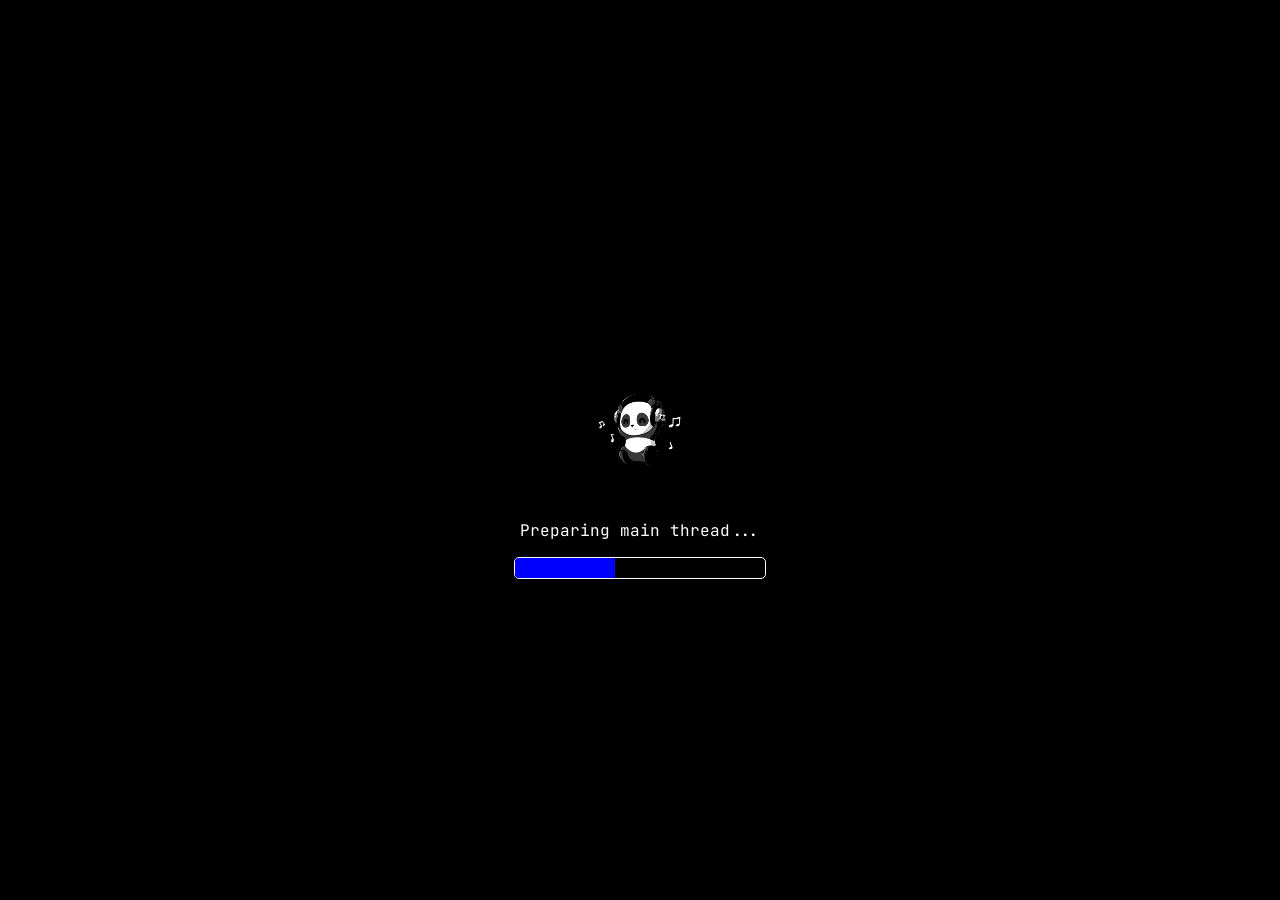
<file: index.html>
<!DOCTYPE html>
<html>
	<head>
		<title>MusicOS</title>

		<link rel="stylesheet" href="https://cdnjs.cloudflare.com/ajax/libs/font-awesome/5.10.0/css/all.min.css" integrity="sha512-PgQMlq+nqFLV4ylk1gwUOgm6CtIIXkKwaIHp/PAIWHzig/lKZSEGKEysh0TCVbHJXCLN7WetD8TFecIky75ZfQ==" crossorigin="anonymous" referrerpolicy="no-referrer" />
		<link rel="stylesheet" href="main.css">
	</head>
	<body>

		<div id="desktop">

			<div id="windows">
			</div>

			<div id="desktop_files">
				<table>
					<tr>
						<td></td>
						<td></td>
						<td></td>
						<td></td>
						<td></td>
						<td></td>
						<td></td>
						<td></td>
						<td></td>
						<td></td>
						<td></td>
						<td></td>
						<td></td>
						<td></td>
						<td></td>
						<td></td>
						<td></td>
						<td></td>
						<td></td>
						<td></td>
						<td></td>
						<td></td>
						<td></td>
						<td></td>
						<td></td>
						<td></td>
						<td></td>
						<td></td>
						<td></td>
						<td></td>
					</tr>
					<tr>
						<td></td>
						<td></td>
						<td></td>
						<td></td>
						<td></td>
						<td></td>
						<td></td>
						<td></td>
						<td></td>
						<td></td>
						<td></td>
						<td></td>
						<td></td>
						<td></td>
						<td></td>
						<td></td>
						<td></td>
						<td></td>
						<td></td>
						<td></td>
						<td></td>
						<td></td>
						<td></td>
						<td></td>
						<td></td>
						<td></td>
						<td></td>
						<td></td>
						<td></td>
						<td></td>
					</tr>
					<tr>
						<td></td>
						<td></td>
						<td></td>
						<td></td>
						<td></td>
						<td></td>
						<td></td>
						<td></td>
						<td></td>
						<td></td>
						<td></td>
						<td></td>
						<td></td>
						<td></td>
						<td></td>
						<td></td>
						<td></td>
						<td></td>
						<td></td>
						<td></td>
						<td></td>
						<td></td>
						<td></td>
						<td></td>
						<td></td>
						<td></td>
						<td></td>
						<td></td>
						<td></td>
						<td></td>
					</tr>
					<tr>
						<td></td>
						<td></td>
						<td></td>
						<td></td>
						<td></td>
						<td></td>
						<td></td>
						<td></td>
						<td></td>
						<td></td>
						<td></td>
						<td></td>
						<td></td>
						<td></td>
						<td></td>
						<td></td>
						<td></td>
						<td></td>
						<td></td>
						<td></td>
						<td></td>
						<td></td>
						<td></td>
						<td></td>
						<td></td>
						<td></td>
						<td></td>
						<td></td>
						<td></td>
						<td></td>
					</tr>
					<tr>
						<td></td>
						<td></td>
						<td></td>
						<td></td>
						<td></td>
						<td></td>
						<td></td>
						<td></td>
						<td></td>
						<td></td>
						<td></td>
						<td></td>
						<td></td>
						<td></td>
						<td></td>
						<td></td>
						<td></td>
						<td></td>
						<td></td>
						<td></td>
						<td></td>
						<td></td>
						<td></td>
						<td></td>
						<td></td>
						<td></td>
						<td></td>
						<td></td>
						<td></td>
						<td></td>
					</tr>
					<tr>
						<td></td>
						<td></td>
						<td></td>
						<td></td>
						<td></td>
						<td></td>
						<td></td>
						<td></td>
						<td></td>
						<td></td>
						<td></td>
						<td></td>
						<td></td>
						<td></td>
						<td></td>
						<td></td>
						<td></td>
						<td></td>
						<td></td>
						<td></td>
						<td></td>
						<td></td>
						<td></td>
						<td></td>
						<td></td>
						<td></td>
						<td></td>
						<td></td>
						<td></td>
						<td></td>
					</tr>
					<tr>
						<td></td>
						<td></td>
						<td></td>
						<td></td>
						<td></td>
						<td></td>
						<td></td>
						<td></td>
						<td></td>
						<td></td>
						<td></td>
						<td></td>
						<td></td>
						<td></td>
						<td></td>
						<td></td>
						<td></td>
						<td></td>
						<td></td>
						<td></td>
						<td></td>
						<td></td>
						<td></td>
						<td></td>
						<td></td>
						<td></td>
						<td></td>
						<td></td>
						<td></td>
						<td></td>
					</tr>
					<tr>
						<td></td>
						<td></td>
						<td></td>
						<td></td>
						<td></td>
						<td></td>
						<td></td>
						<td></td>
						<td></td>
						<td></td>
						<td></td>
						<td></td>
						<td></td>
						<td></td>
						<td></td>
						<td></td>
						<td></td>
						<td></td>
						<td></td>
						<td></td>
						<td></td>
						<td></td>
						<td></td>
						<td></td>
						<td></td>
						<td></td>
						<td></td>
						<td></td>
						<td></td>
						<td></td>
					</tr>
					<tr>
						<td></td>
						<td></td>
						<td></td>
						<td></td>
						<td></td>
						<td></td>
						<td></td>
						<td></td>
						<td></td>
						<td></td>
						<td></td>
						<td></td>
						<td></td>
						<td></td>
						<td></td>
						<td></td>
						<td></td>
						<td></td>
						<td></td>
						<td></td>
						<td></td>
						<td></td>
						<td></td>
						<td></td>
						<td></td>
						<td></td>
						<td></td>
						<td></td>
						<td></td>
						<td></td>
					</tr>
					<tr>
						<td></td>
						<td></td>
						<td></td>
						<td></td>
						<td></td>
						<td></td>
						<td></td>
						<td></td>
						<td></td>
						<td></td>
						<td></td>
						<td></td>
						<td></td>
						<td></td>
						<td></td>
						<td></td>
						<td></td>
						<td></td>
						<td></td>
						<td></td>
						<td></td>
						<td></td>
						<td></td>
						<td></td>
						<td></td>
						<td></td>
						<td></td>
						<td></td>
						<td></td>
						<td></td>
					</tr>
					<tr>
						<td></td>
						<td></td>
						<td></td>
						<td></td>
						<td></td>
						<td></td>
						<td></td>
						<td></td>
						<td></td>
						<td></td>
						<td></td>
						<td></td>
						<td></td>
						<td></td>
						<td></td>
						<td></td>
						<td></td>
						<td></td>
						<td></td>
						<td></td>
						<td></td>
						<td></td>
						<td></td>
						<td></td>
						<td></td>
						<td></td>
						<td></td>
						<td></td>
						<td></td>
						<td></td>
					</tr>
					<tr>
						<td></td>
						<td></td>
						<td></td>
						<td></td>
						<td></td>
						<td></td>
						<td></td>
						<td></td>
						<td></td>
						<td></td>
						<td></td>
						<td></td>
						<td></td>
						<td></td>
						<td></td>
						<td></td>
						<td></td>
						<td></td>
						<td></td>
						<td></td>
						<td></td>
						<td></td>
						<td></td>
						<td></td>
						<td></td>
						<td></td>
						<td></td>
						<td></td>
						<td></td>
						<td></td>
					</tr>
					<tr>
						<td></td>
						<td></td>
						<td></td>
						<td></td>
						<td></td>
						<td></td>
						<td></td>
						<td></td>
						<td></td>
						<td></td>
						<td></td>
						<td></td>
						<td></td>
						<td></td>
						<td></td>
						<td></td>
						<td></td>
						<td></td>
						<td></td>
						<td></td>
						<td></td>
						<td></td>
						<td></td>
						<td></td>
						<td></td>
						<td></td>
						<td></td>
						<td></td>
						<td></td>
						<td></td>
					</tr>
					<tr>
						<td></td>
						<td></td>
						<td></td>
						<td></td>
						<td></td>
						<td></td>
						<td></td>
						<td></td>
						<td></td>
						<td></td>
						<td></td>
						<td></td>
						<td></td>
						<td></td>
						<td></td>
						<td></td>
						<td></td>
						<td></td>
						<td></td>
						<td></td>
						<td></td>
						<td></td>
						<td></td>
						<td></td>
						<td></td>
						<td></td>
						<td></td>
						<td></td>
						<td></td>
						<td></td>
					</tr>
					<tr>
						<td></td>
						<td></td>
						<td></td>
						<td></td>
						<td></td>
						<td></td>
						<td></td>
						<td></td>
						<td></td>
						<td></td>
						<td></td>
						<td></td>
						<td></td>
						<td></td>
						<td></td>
						<td></td>
						<td></td>
						<td></td>
						<td></td>
						<td></td>
						<td></td>
						<td></td>
						<td></td>
						<td></td>
						<td></td>
						<td></td>
						<td></td>
						<td></td>
						<td></td>
						<td></td>
					</tr>
					<tr>
						<td></td>
						<td></td>
						<td></td>
						<td></td>
						<td></td>
						<td></td>
						<td></td>
						<td></td>
						<td></td>
						<td></td>
						<td></td>
						<td></td>
						<td></td>
						<td></td>
						<td></td>
						<td></td>
						<td></td>
						<td></td>
						<td></td>
						<td></td>
						<td></td>
						<td></td>
						<td></td>
						<td></td>
						<td></td>
						<td></td>
						<td></td>
						<td></td>
						<td></td>
						<td></td>
					</tr>
					<tr>
						<td></td>
						<td></td>
						<td></td>
						<td></td>
						<td></td>
						<td></td>
						<td></td>
						<td></td>
						<td></td>
						<td></td>
						<td></td>
						<td></td>
						<td></td>
						<td></td>
						<td></td>
						<td></td>
						<td></td>
						<td></td>
						<td></td>
						<td></td>
						<td></td>
						<td></td>
						<td></td>
						<td></td>
						<td></td>
						<td></td>
						<td></td>
						<td></td>
						<td></td>
						<td></td>
					</tr>
					<tr>
						<td></td>
						<td></td>
						<td></td>
						<td></td>
						<td></td>
						<td></td>
						<td></td>
						<td></td>
						<td></td>
						<td></td>
						<td></td>
						<td></td>
						<td></td>
						<td></td>
						<td></td>
						<td></td>
						<td></td>
						<td></td>
						<td></td>
						<td></td>
						<td></td>
						<td></td>
						<td></td>
						<td></td>
						<td></td>
						<td></td>
						<td></td>
						<td></td>
						<td></td>
						<td></td>
					</tr>
					<tr>
						<td></td>
						<td></td>
						<td></td>
						<td></td>
						<td></td>
						<td></td>
						<td></td>
						<td></td>
						<td></td>
						<td></td>
						<td></td>
						<td></td>
						<td></td>
						<td></td>
						<td></td>
						<td></td>
						<td></td>
						<td></td>
						<td></td>
						<td></td>
						<td></td>
						<td></td>
						<td></td>
						<td></td>
						<td></td>
						<td></td>
						<td></td>
						<td></td>
						<td></td>
						<td></td>
					</tr>
					<tr>
						<td></td>
						<td></td>
						<td></td>
						<td></td>
						<td></td>
						<td></td>
						<td></td>
						<td></td>
						<td></td>
						<td></td>
						<td></td>
						<td></td>
						<td></td>
						<td></td>
						<td></td>
						<td></td>
						<td></td>
						<td></td>
						<td></td>
						<td></td>
						<td></td>
						<td></td>
						<td></td>
						<td></td>
						<td></td>
						<td></td>
						<td></td>
						<td></td>
						<td></td>
						<td></td>
					</tr>
					<tr>
						<td></td>
						<td></td>
						<td></td>
						<td></td>
						<td></td>
						<td></td>
						<td></td>
						<td></td>
						<td></td>
						<td></td>
						<td></td>
						<td></td>
						<td></td>
						<td></td>
						<td></td>
						<td></td>
						<td></td>
						<td></td>
						<td></td>
						<td></td>
						<td></td>
						<td></td>
						<td></td>
						<td></td>
						<td></td>
						<td></td>
						<td></td>
						<td></td>
						<td></td>
						<td></td>
					</tr>
					<tr>
						<td></td>
						<td></td>
						<td></td>
						<td></td>
						<td></td>
						<td></td>
						<td></td>
						<td></td>
						<td></td>
						<td></td>
						<td></td>
						<td></td>
						<td></td>
						<td></td>
						<td></td>
						<td></td>
						<td></td>
						<td></td>
						<td></td>
						<td></td>
						<td></td>
						<td></td>
						<td></td>
						<td></td>
						<td></td>
						<td></td>
						<td></td>
						<td></td>
						<td></td>
						<td></td>
					</tr>
					<tr>
						<td></td>
						<td></td>
						<td></td>
						<td></td>
						<td></td>
						<td></td>
						<td></td>
						<td></td>
						<td></td>
						<td></td>
						<td></td>
						<td></td>
						<td></td>
						<td></td>
						<td></td>
						<td></td>
						<td></td>
						<td></td>
						<td></td>
						<td></td>
						<td></td>
						<td></td>
						<td></td>
						<td></td>
						<td></td>
						<td></td>
						<td></td>
						<td></td>
						<td></td>
						<td></td>
					</tr>
					<tr>
						<td></td>
						<td></td>
						<td></td>
						<td></td>
						<td></td>
						<td></td>
						<td></td>
						<td></td>
						<td></td>
						<td></td>
						<td></td>
						<td></td>
						<td></td>
						<td></td>
						<td></td>
						<td></td>
						<td></td>
						<td></td>
						<td></td>
						<td></td>
						<td></td>
						<td></td>
						<td></td>
						<td></td>
						<td></td>
						<td></td>
						<td></td>
						<td></td>
						<td></td>
						<td></td>
					</tr>
					<tr>
						<td></td>
						<td></td>
						<td></td>
						<td></td>
						<td></td>
						<td></td>
						<td></td>
						<td></td>
						<td></td>
						<td></td>
						<td></td>
						<td></td>
						<td></td>
						<td></td>
						<td></td>
						<td></td>
						<td></td>
						<td></td>
						<td></td>
						<td></td>
						<td></td>
						<td></td>
						<td></td>
						<td></td>
						<td></td>
						<td></td>
						<td></td>
						<td></td>
						<td></td>
						<td></td>
					</tr>
					<tr>
						<td></td>
						<td></td>
						<td></td>
						<td></td>
						<td></td>
						<td></td>
						<td></td>
						<td></td>
						<td></td>
						<td></td>
						<td></td>
						<td></td>
						<td></td>
						<td></td>
						<td></td>
						<td></td>
						<td></td>
						<td></td>
						<td></td>
						<td></td>
						<td></td>
						<td></td>
						<td></td>
						<td></td>
						<td></td>
						<td></td>
						<td></td>
						<td></td>
						<td></td>
						<td></td>
					</tr>
				</table>
			</div>

			<div id="toolbar">
				<h5>MusicOS</h5>

				<div>
					<p id="toolbar_dt"></p>
				</div>
			</div>

			<div id="dock">
				<button id="all-apps-toggle" class="app black" data-id="all-apps" title="All apps" aria-label="All apps" aria-controls="app-launcher-menu" aria-expanded="false">
					<i class="fas fa-th"></i>
				</button>
				<button class="app blue" data-id="browser">
					<i class="fas fa-globe"></i>
				</button>
				<button class="app green" data-id="calculator">
					<i class="fas fa-calculator"></i>
				</button>
				<button class="app grey" data-id="camera">
					<i class="fas fa-camera"></i>
				</button>
				<button class="app grey" data-id="settings">
					<i class="fas fa-cogs"></i>
				</button>
				
				</div>
			</div>

		</div>
	</div>

</div>

		<div id="app-launcher-menu" aria-label="Applications" hidden>
			<section>
				<h3>Applications</h3>
				<div class="app-launcher-grid">
					<button type="button" data-launch-id="browser"><i class="fas fa-globe"></i><span>Browser</span></button>
					<button type="button" data-launch-id="calculator"><i class="fas fa-calculator"></i><span>Calculator</span></button>
					<button type="button" data-launch-id="camera"><i class="fas fa-camera"></i><span>Camera</span></button>
					<button type="button" data-launch-id="files"><i class="fas fa-folder-open"></i><span>Files</span></button>
					<button type="button" data-launch-id="ace"><i class="fas fa-code"></i><span>Ace Editor</span></button>
					<button type="button" data-launch-id="settings"><i class="fas fa-cogs"></i><span>Settings</span></button>
					<button type="button" data-launch-id="terminal"><i class="fas fa-terminal"></i><span>Terminal</span></button>
				</div>
			</section>
			<section>
				<h3>Games</h3>
				<div class="app-launcher-grid">
					<button type="button" data-launch-id="doom"><i class="fas fa-bolt"></i><span>Doom</span></button>
					<button type="button" data-launch-id="8ball-pool"><i class="fas fa-dot-circle"></i><span>8 Ball Pool</span></button>
					<button type="button" data-launch-id="cube-worlds"><i class="fas fa-cube"></i><span>Cube Worlds</span></button>
				</div>
			</section>
		</div>

		<div id="contextmenu" class="contextmenu">
			<ul>
				<li class="disabled">+<i class="fas fa-folder"></i> New Folder</li>
				<li class="disabled">+<i class="fas fa-file"></i> New File</li>
			</ul>
		</div>

		<div id="contextmenu_dock" class="contextmenu">
			<ul>
				<li class="disabled">+<i class="fas fa-window-restore"></i> New Window</li>
				<li>+<i class="fas fa-window-maximize"></i> Open App</li>
			</ul>
		</div>


		<div id="login">
			<div>
				<h1>Welcome back!</h1>
				<span><i class="fas fa-circle-notch fa-spin"></i></span>
				<button id="login_button">Login</button>
			</div>
		</div>

		<div id="startup">
			<div>
				<img src="assets/img/blep.png">
				<p id="startup_line">Initialising...</p>
				<div id="startup_loader"><span></span></div>
			</div>
		</div>


		
		<script src="scripts/ui_helper.js"></script>
		<script src="scripts/file_helper.js"></script>
		<script src="scripts/file_storage.js"></script>
		<script src="scripts/personalisation_manager.js"></script>
		<script src="scripts/startup.js"></script>
		<script src="scripts/main.js"></script>
		<script src="scripts/desktop_manager.js"></script>
		<script src="scripts/cmenu.js"></script>
		<script src="scripts/window_manager.js"></script>
		<script src="scripts/app_launcher.js"></script>
		
	</body>
</html>
</file>
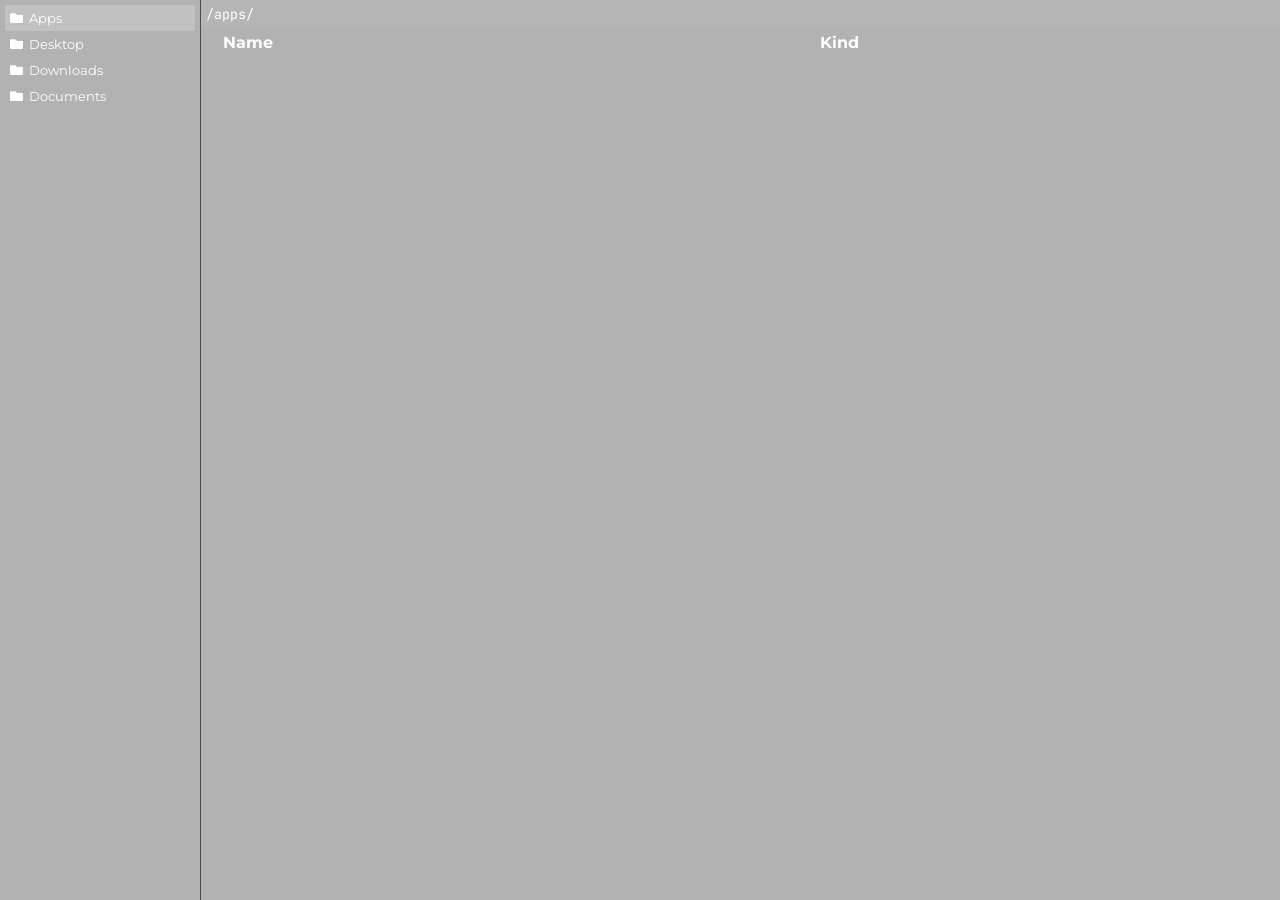
<file: apps/files/index.html>
<!DOCTYPE html>
<html>
	<head>
		<title>Settings</title>

		<link rel="stylesheet" href="https://cdnjs.cloudflare.com/ajax/libs/font-awesome/5.10.0/css/all.min.css" integrity="sha512-PgQMlq+nqFLV4ylk1gwUOgm6CtIIXkKwaIHp/PAIWHzig/lKZSEGKEysh0TCVbHJXCLN7WetD8TFecIky75ZfQ==" crossorigin="anonymous" referrerpolicy="no-referrer" />
		<link rel="stylesheet" href="../../main.css">
		<style>
			body {
				background-color: rgba(0, 0, 0, 0.3);
			}
			#sidebar {
				position: fixed;
				top: 0;
				left: 0;
				width: 20%;
				max-width: 200px;
				border-right: 0.5px solid #4a4a4a;
				height: 100%;
				padding-top: 0;
			}
			ul {
				padding: 0px;
				margin: 0;
			}
			ul, li {
				list-style: none;
				padding: 5px;
			}
			li {
				white-space: nowrap;
				overflow: hidden;
				text-overflow: ellipsis;
				font-size: 13px;
				cursor: pointer;
				transition: all 0.2s;
			}
			li:hover, li.active {
				background-color: rgba(255, 255, 255, 0.2);
			}
			input {
				background-color: rgba(0, 0, 0, 0);
				color: white;
				width: calc(100% - 8px);
				border: 0;
			}
			input:focus {
				outline: 0;
			}
			#main {
				position: fixed;
				width: max(80%, 100% - 200px);
				left: min(20%, 200px);
				right: 0;
				top: 0;
				height: 100%;
			}
			#main * {
				margin-left: 10px;
			}
			#main h5 {
				margin-top: -5px;
			}
			#main img {
				width: calc(50% - 20px);
				aspect-ratio: 677 / 379;
				border-radius: 5px;
				margin-bottom: 10px;
				cursor: pointer;
			}
			#main, #main > div {
				overflow-y: scroll;
			}

			img.selected {
				outline: 2px solid lightgreen;
			}
			#main > div {
				padding-bottom: 20px;
			}

			input {
				font-family: "Jetbrains Mono";
				background-color: rgba(255, 255, 255, 0.05);
				position: absolute;
				left: -9px;
				padding-top: 5px;
				padding-bottom: 5px;
				padding-left: 5px;
				padding-right: 5px;
				width: calc(100% - 10px);
			}

			#main > div {
				padding-top: 30px;
			}

			th {
				text-align: left;
			}

			table {
				width: 100%;
			}

			td {
				padding: 5px;
				transition: all 0.1s;
			}
			tr:hover td {
				background-color: rgba(255, 255, 255, 0.2);
				cursor: pointer;
			}

			#main td img {
				width: 20px;
				aspect-ratio: auto;
				display: inline-block;
				vertical-align: top;
				margin-right: 5px;
			}

			#main td input {
				margin-left: 80px;
				background-color: rgba(255, 255, 255, 0.5);
				width: 100px;
			}
		</style>
	</head>
	<body>

		<div id="sidebar">
			<ul>
				<li data-path="/apps/" class="active"><i class="fas fa-folder"></i>&nbsp;&nbsp;Apps</li>
				<li data-path="/desktop/"><i class="fas fa-folder"></i>&nbsp;&nbsp;Desktop</li>
				<li data-path="/downloads/"><i class="fas fa-folder"></i>&nbsp;&nbsp;Downloads</li>
				<li data-path="/documents/"><i class="fas fa-folder"></i>&nbsp;&nbsp;Documents</li>
			</ul>
		</div>
		<div id="main">
			<input type="text" value="/apps/">
			<div data-path="/apps/">
				<table id="files">
					<tr>
						<th>Name</th>
						<th>Kind</th>
					</tr>
				</table>
			</div>
		</div>

		<div id="contextmenu" class="contextmenu">
			<ul>
				<li class="disabled">+<i class="fas fa-window-maximize"></i> Open</li>
				<li class="disabled">±<i class="fas fa-text-width"></i> Rename</li>
				<li>+<i class="fas fa-folder"></i> New Folder</li>
				<li>+<i class="fas fa-file"></i> New File</li>
				<li class="disabled">-<i class="fas fa-trash"></i> Trash</li>
			</ul>
		</div>


		<script>
			const kinds = {
				"app": "blepOS application",
				"txt": "Text file",
				"mp4": "MPEG-4 video",
				"png": "PNG image",
				"js": "JavaScript code",
				"py": "Python code",
				"html": "HTML file",
				"css": "CSS stylesheet",
				"md": "Markdown"
			};


			function getFiles() {

				const current_path = document.querySelector("input").value;

				const files = parent.preloadedFiles[current_path.replace(/^\/+|\/+$/g, '')];
				document.getElementById("files").innerHTML = `<tr>
					<th>Name</th>
					<th>Kind</th>
				</tr>`;
				files.forEach((file, index) => {
					const kind = kinds[file.split(".").pop()] || "Folder";
					const el = document.createElement("tr");
					el.innerHTML = `
						<td><img src="${parent.getIcon(file)}"> ${file}</td>
						<td>${kind}</td>
					`;
					el.setAttribute("data-i", index);
					el.setAttribute("onclick", `parent.launchApp('${ kind == "blepOS application" ? file.split(".")[0] : file}');`)
					document.getElementById("files").appendChild(el);
					if (kind == "Folder") {
						document.querySelector("tr[data-i='" + index + "']").addEventListener("click", () => {
							console.log("hi");
							document.querySelector("input").value += file += "/";
							getFiles();
						});
					}
				});

			}

			getFiles();

			document.querySelectorAll("ul > li:not(li:has(input), #contextmenu li)").forEach((el) => {
				el.addEventListener("click", () => {
					document.querySelectorAll("ul > li:not(li:has(input), #contextmenu li)").forEach((el) => {
						el.classList.remove("active");
					});
					el.classList.add("active");
					document.querySelector("input").value = el.getAttribute("data-path");
					getFiles();
				});
			});

			if (location.href.includes("?p=")) {
				const val = decodeURIComponent(location.href.split("?p=")[1]);
				document.querySelector(`[data-path="/${val.split("/")[1]}/"]`).click();
				document.querySelector("input").value = val;
				if (!document.querySelector("input").value.endsWith("/")) {
					document.querySelector("input").value += "/";
				}
				getFiles();
			}
		</script>
		<script src="../../scripts/ui_helper.js"></script>
		<script src="../../apps/files/cmenu.js"></script>
	</body>
</html>
</file>
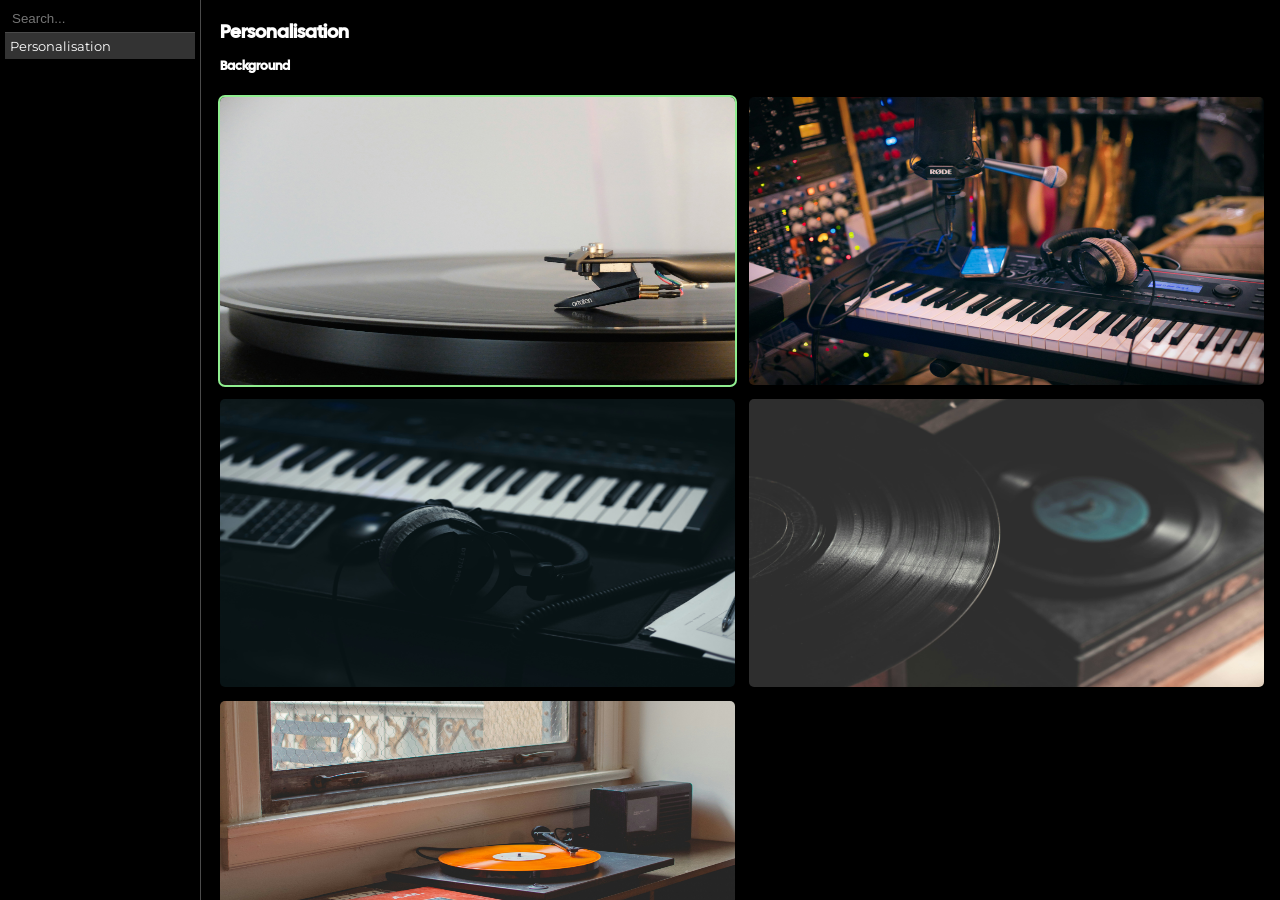
<file: apps/settings/index.html>
<!DOCTYPE html>
<html>
	<head>
		<title>Settings</title>
		<link rel="stylesheet" href="../../main.css">
		<style>

			#sidebar {
				position: fixed;
				top: 0;
				left: 0;
				width: 20%;
				max-width: 200px;
				border-right: 0.5px solid #4a4a4a;
				height: 100%;
				padding-top: 0;
			}
			ul {
				padding: 0px;
				margin: 0;
			}
			ul, li {
				list-style: none;
				padding: 5px;
			}
			li {
				white-space: nowrap;
				overflow: hidden;
				text-overflow: ellipsis;
				font-size: 13px;
				cursor: pointer;
				transition: all 0.2s;
			}
			li:hover, li.active {
				background-color: rgba(255, 255, 255, 0.2);
			}
			li:nth-of-type(1) {
				border-bottom: 0.5px solid #4a4a4a;
			}
			input {
				background-color: rgba(0, 0, 0, 0);
				color: white;
				width: calc(100% - 8px);
				border: 0;
			}
			input:focus {
				outline: 0;
			}
			li:has(input:focus) {
				background-color: rgba(255, 255, 255, 0.2);
			}
			#main {
				position: fixed;
				width: max(80%, 100% - 200px);
				left: min(20%, 200px);
				right: 0;
				top: 0;
				height: 100%;
			}
			#main * {
				margin-left: 10px;
			}
			#main h5 {
				margin-top: -5px;
			}
			#main img {
				width: calc(50% - 20px);
				aspect-ratio: 677 / 379;
				border-radius: 5px;
				margin-bottom: 10px;
				cursor: pointer;
			}
			#main, #main > div {
				overflow-y: scroll;
			}

			img.selected {
				outline: 2px solid lightgreen;
			}
			#main > div {
				padding-bottom: 20px;
			}
		</style>
	</head>
	<body>

		<div id="sidebar">
			<ul>
				<li><input type="text" placeholder="Search..."></li>
				<li data-id="personalisation" class="active">Personalisation</li>
			</ul>
		</div>
		<div id="main">
			<div data-id="personalisation">
				<h3>Personalisation</h3>
				<h5>Background</h5>
				<img src="../../assets/img/bg5.jpg" class="selected bg">
				<img src="../../assets/img/bg4.jpg" class="bg">
				<img src="../../assets/img/bg3.jpg" class="bg">
				<img src="../../assets/img/bg.jpg" class="bg">
				<img src="../../assets/img/d.jpg" class="bg">
			</div>
		</div>

		<script>
			document.querySelectorAll("ul > li:not(li:has(input))").forEach((el) => {
				el.addEventListener("click", () => {
					el.classList.add("active");
				});
			});

			document.querySelectorAll(".bg").forEach((el) => {
				el.addEventListener("click", () => {
					document.querySelectorAll(".bg").forEach((el) => {
						el.classList.remove("selected");
					});
					el.classList.add("selected");
					localStorage.setItem("custom_bg", el.src)
				});
			});
		</script>
	</body>
</html>
</file>
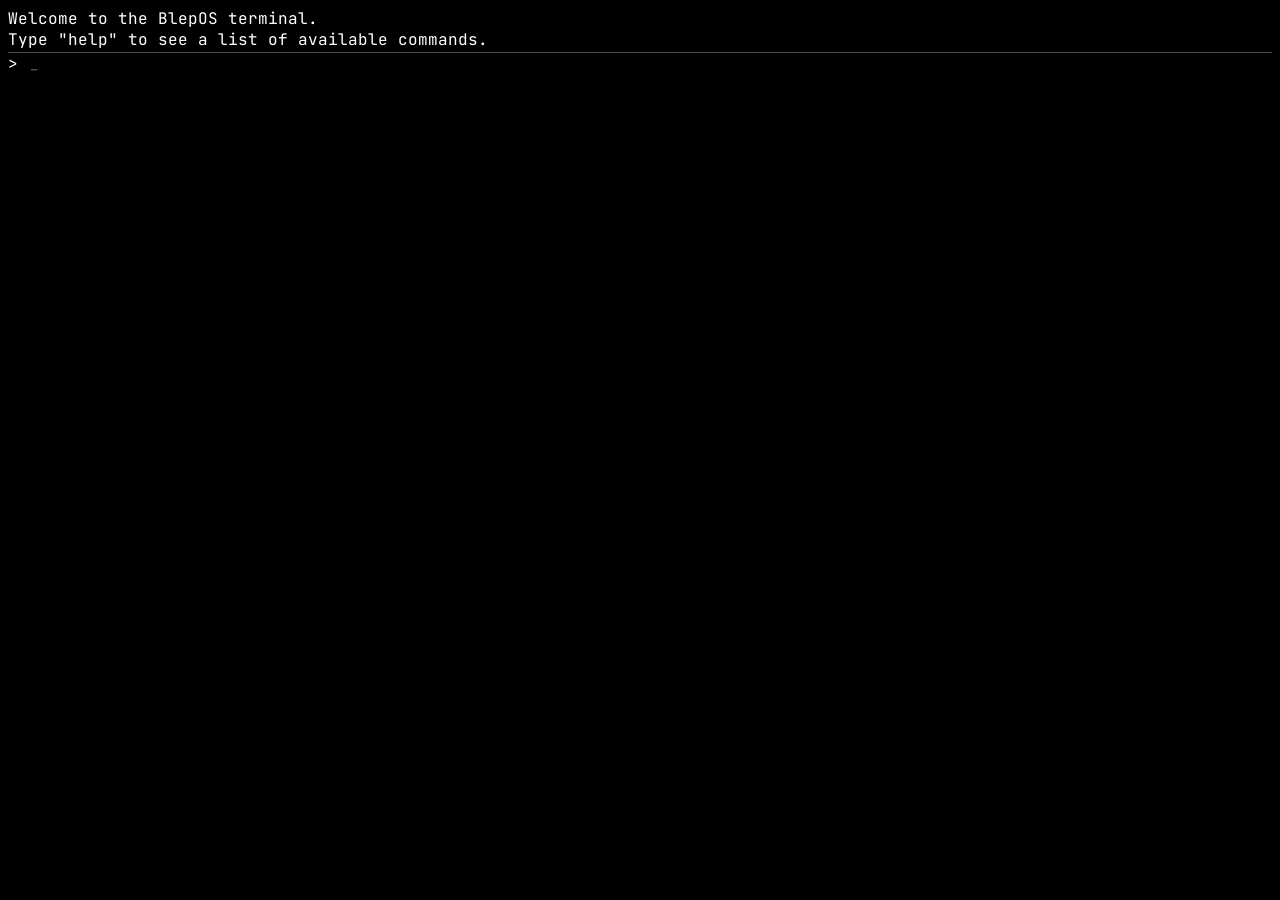
<file: apps/terminal/index.html>
<!DOCTYPE html>
<html>
	<head>
		<title>Settings</title>
		<link rel="stylesheet" href="../../main.css">
		<style>
			* {
				font-family: "Jetbrains Mono";
			}
			#main {
				overflow-y: scroll;
			}
			#input {
				border-top: 1px solid #4a4a4a;
				margin-top: 2px;
			}
			#input input {
				background-color: rgba(0, 0, 0, 0);
				color: white;
				width: calc(100% - 30px);
				border: 0;
			}
			#input input:focus {
				outline: 0;
			}
			#main span {
				display: inline-block;
				text-align: left;
				position: absolute;
				left: 200px;
			}
		</style>
	</head>
	<body>

		<div id="main">
			Welcome to the BlepOS terminal.<br>
			Type "help" to see a list of available commands.<br>
		</div>

		<div id="input">
			>
			<input type="text" placeholder="_">
		</div>

		<script>
			document.querySelector("#input input").addEventListener("keyup", (event) => {
				if (event.key == "Enter") {
					const v = document.querySelector("#input input").value.toLowerCase();
					document.querySelector("#input input").value = "";
					document.querySelector("#main").innerText += `> ${v}`;
					document.querySelector("#main").innerHTML += "<br>";
					if (v == "help") {
						document.querySelector("#main").innerHTML += `COMMANDS<hr>clear<span>Clears terminal output</span><br>echo [string] <span>Print a string</span><br>time <span>Show current time</span><br>bg-list <span>List backgrounds</span><br>bg-set [bg_id] <span>Set background</span><br>`;
					}
					else if (v == "clear") {
						document.querySelector("#main").innerHTML = "";
					}
					else if (v.startsWith("echo ")) {
						document.querySelector("#main").innerText += v.replace("echo ", "");
						document.querySelector("#main").innerHTML += "<br>";
					}
					else if (v == "time") {
						document.querySelector("#main").innerHTML += parent.window.dt.replaceAll("&nbsp;", "") + "<br>";
					}
					else if (v == "bg-list") {
						document.querySelector("#main").innerHTML += `Backgrounds<hr>bg.jpg<br>bg3.jpg<br>bg4.jpg<br>bg5.jpg<br>d.jpg<br>`;
					}
					else if (v.startsWith("bg-set")) {
						const el = v.split("bg-set ")[1];
						console.log(el);
						localStorage.setItem("custom_bg", "/assets/img/" + el);
					}
					else {
						document.querySelector("#main").innerText += "Unrecognised command " + v + ".";
						document.querySelector("#main").innerHTML += "<br>";
					}
				}
			});
		</script>
	</body>
</html>
</file>
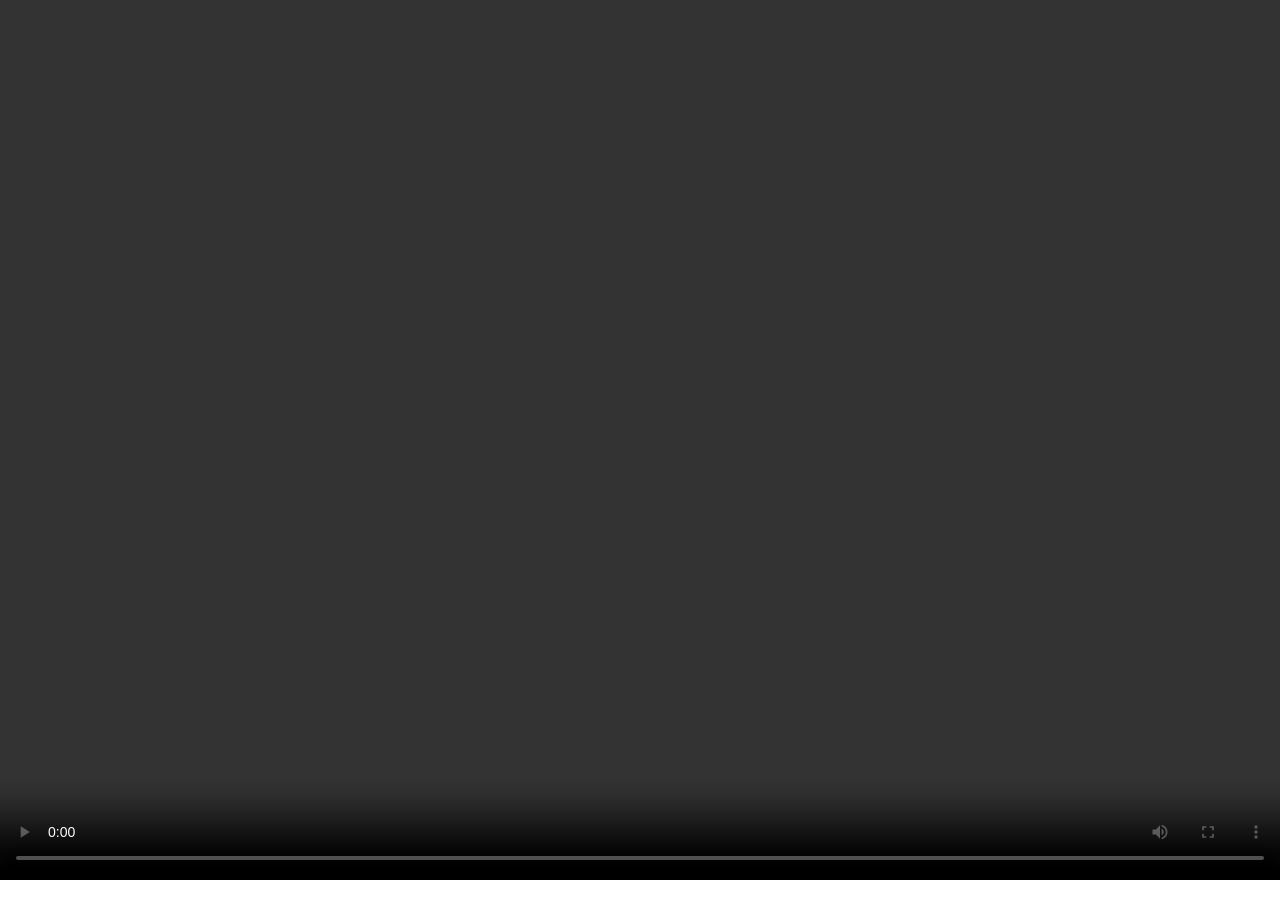
<file: apps/video/index.html>
<!DOCTYPE html>
<html>
	<head>
		<title>Calculator</title>
		<style>
			@import url('https://fonts.googleapis.com/css2?family=Montserrat:ital,wght@0,100..900;1,100..900&display=swap');
			* {
				font-family: Montserrat;
			}
			html, body {
				width: 100%;
			    height: 100%;
				display: flex;
				justify-content: center;
				align-items: center;
			}
			body {
				user-select: none;
			}

			#vid {
				position: fixed;
				top: 0;
				left: 0;
				width: 100%;
				height: calc(100% - 20px);
			}
		</style>
	</head>
	<body>

		<video id="vid" controls></video>

		<script>
			function play(url) {
				const vid = document.getElementById("vid");
				vid.src = url;
				vid.play();
			}
		</script>
	</body>
</html>
</file>
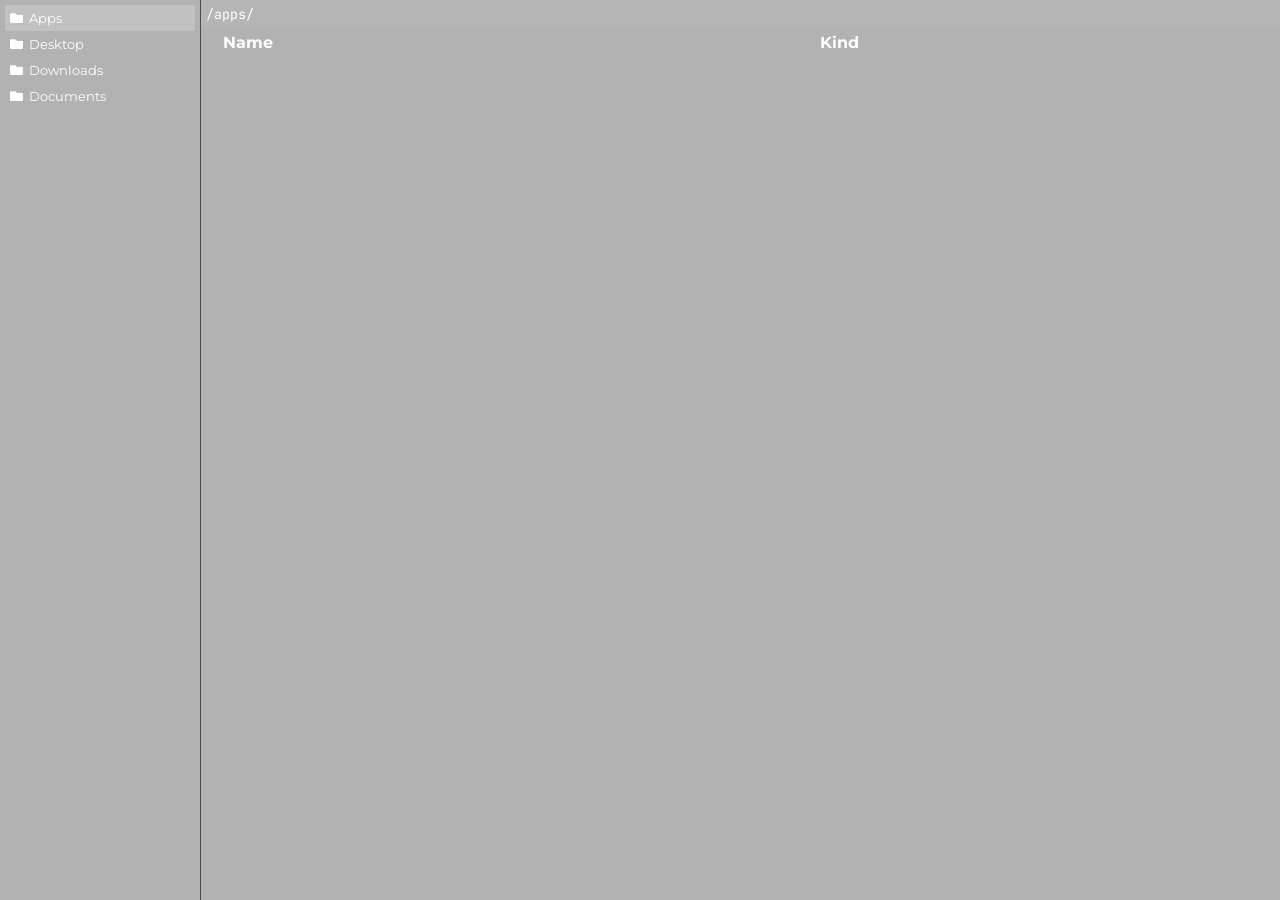
<file: apps/files/open.html>
<!DOCTYPE html>
<html>
	<head>
		<title>Settings</title>

		<link rel="stylesheet" href="https://cdnjs.cloudflare.com/ajax/libs/font-awesome/5.10.0/css/all.min.css" integrity="sha512-PgQMlq+nqFLV4ylk1gwUOgm6CtIIXkKwaIHp/PAIWHzig/lKZSEGKEysh0TCVbHJXCLN7WetD8TFecIky75ZfQ==" crossorigin="anonymous" referrerpolicy="no-referrer" />
		<link rel="stylesheet" href="../../main.css">
		<style>
			body {
				background-color: rgba(0, 0, 0, 0.3);
			}
			#sidebar {
				position: fixed;
				top: 0;
				left: 0;
				width: 20%;
				max-width: 200px;
				border-right: 0.5px solid #4a4a4a;
				height: 100%;
				padding-top: 0;
			}
			ul {
				padding: 0px;
				margin: 0;
			}
			ul, li {
				list-style: none;
				padding: 5px;
			}
			li {
				white-space: nowrap;
				overflow: hidden;
				text-overflow: ellipsis;
				font-size: 13px;
				cursor: pointer;
				transition: all 0.2s;
			}
			li:hover, li.active {
				background-color: rgba(255, 255, 255, 0.2);
			}
			input {
				background-color: rgba(0, 0, 0, 0);
				color: white;
				width: calc(100% - 8px);
				border: 0;
			}
			input:focus {
				outline: 0;
			}
			#main {
				position: fixed;
				width: max(80%, 100% - 200px);
				left: min(20%, 200px);
				right: 0;
				top: 0;
				height: 100%;
			}
			#main * {
				margin-left: 10px;
			}
			#main h5 {
				margin-top: -5px;
			}
			#main img {
				width: calc(50% - 20px);
				aspect-ratio: 677 / 379;
				border-radius: 5px;
				margin-bottom: 10px;
				cursor: pointer;
			}
			#main, #main > div {
				overflow-y: scroll;
			}

			img.selected {
				outline: 2px solid lightgreen;
			}
			#main > div {
				padding-bottom: 20px;
			}

			input {
				font-family: "Jetbrains Mono";
				background-color: rgba(255, 255, 255, 0.05);
				position: absolute;
				left: -9px;
				padding-top: 5px;
				padding-bottom: 5px;
				padding-left: 5px;
				padding-right: 5px;
				width: calc(100% - 10px);
			}

			#main > div {
				padding-top: 30px;
			}

			th {
				text-align: left;
			}

			table {
				width: 100%;
			}

			td {
				padding: 5px;
				transition: all 0.1s;
			}
			tr:hover td {
				background-color: rgba(255, 255, 255, 0.2);
				cursor: pointer;
			}

			#main td img {
				width: 20px;
				aspect-ratio: auto;
				display: inline-block;
				vertical-align: top;
				margin-right: 5px;
			}

			#main td input {
				margin-left: 80px;
				background-color: rgba(255, 255, 255, 0.5);
				width: 100px;
			}
		</style>
	</head>
	<body>

		<div id="sidebar">
			<ul>
				<li data-path="/apps/" class="active"><i class="fas fa-folder"></i>&nbsp;&nbsp;Apps</li>
				<li data-path="/desktop/"><i class="fas fa-folder"></i>&nbsp;&nbsp;Desktop</li>
				<li data-path="/downloads/"><i class="fas fa-folder"></i>&nbsp;&nbsp;Downloads</li>
				<li data-path="/documents/"><i class="fas fa-folder"></i>&nbsp;&nbsp;Documents</li>
			</ul>
		</div>
		<div id="main">
			<input type="text" value="/apps/">
			<div data-path="/apps/">
				<table id="files">
					<tr>
						<th>Name</th>
						<th>Kind</th>
					</tr>
				</table>
			</div>
		</div>

		<div id="contextmenu" class="contextmenu">
			<ul>
				<li class="disabled">+<i class="fas fa-window-maximize"></i> Open</li>
				<li class="disabled">±<i class="fas fa-text-width"></i> Rename</li>
				<li>+<i class="fas fa-folder"></i> New Folder</li>
				<li>+<i class="fas fa-file"></i> New File</li>
				<li class="disabled">-<i class="fas fa-trash"></i> Trash</li>
			</ul>
		</div>


		<script src="../../scripts/file_storage.js"></script>
		<script>

			const types = {
				"txt": "text",
				"md": "markdown",
				"js": "javascript",
				"py": "python",
				"html": "html",
				"css": "css"
			};

			var accepted = [];
			if (location.href.includes("?accepted=")) {
				accepted = location.href.split("?accepted=")[1].split(",");
			}

			const kinds = {
				"app": "blepOS application",
				"txt": "Text file",
				"mp4": "MPEG-4 video",
				"png": "PNG image",
				"js": "JavaScript code",
				"py": "Python code",
				"html": "HTML file",
				"css": "CSS stylesheet",
				"md": "Markdown"
			};



			function getFiles() {

				const current_path = document.querySelector("input").value;

				const files = top.preloadedFiles[current_path.replace(/^\/+|\/+$/g, '')];
				document.getElementById("files").innerHTML = `<tr>
					<th>Name</th>
					<th>Kind</th>
				</tr>`;
				files.forEach((file, index) => {
					const kind = kinds[file.split(".").pop()] || "Folder";
					const ext = file.split(".").pop();
					const el = document.createElement("tr");
					el.innerHTML = `
						<td><img src="${top.getIcon(file)}"> ${file}</td>
						<td>${kind}</td>
					`;
					el.setAttribute("data-i", index);
					el.setAttribute("onclick", `top.launchApp('${ kind == "blepOS application" ? file.split(".")[0] : file}');`)
					document.getElementById("files").appendChild(el);
					if (kind == "Folder") {
						document.querySelector("tr[data-i='" + index + "']").addEventListener("click", () => {
							console.log("hi");
							document.querySelector("input").value += file += "/";
							getFiles();
						});
					}
					if (kind != "Folder" && !accepted.includes(ext)) {
						el.style.opacity = "0.5";
						el.removeAttribute("onclick");
					}
					else if (kind != "Folder") {
						el.removeAttribute("onclick");
						el.addEventListener("click", () => {

							var db = open.result;
						    var tx = db.transaction("mainStore", "readonly");
						    var store = tx.objectStore("mainStore");
						    var getVal = store.get(file);

						    getVal.onsuccess = function() {
						        parent.editor.setValue(getVal.result.data);
						        parent.editor.session.setMode("ace/mode/" + types[ext]);
						        parent.toggleFade(parent.document.getElementById("open"));
						    };

						});
					}
				});

			}

			getFiles();

			document.querySelectorAll("ul > li:not(li:has(input), #contextmenu li)").forEach((el) => {
				el.addEventListener("click", () => {
					document.querySelectorAll("ul > li:not(li:has(input), #contextmenu li)").forEach((el) => {
						el.classList.remove("active");
					});
					el.classList.add("active");
					document.querySelector("input").value = el.getAttribute("data-path");
					getFiles();
				});
			});

			if (location.href.includes("?p=")) {
				const val = decodeURIComponent(location.href.split("?p=")[1]);
				document.querySelector(`[data-path="/${val.split("/")[1]}/"]`).click();
				document.querySelector("input").value = val;
				if (!document.querySelector("input").value.endsWith("/")) {
					document.querySelector("input").value += "/";
				}
				getFiles();
			}
		</script>
		<script src="../../scripts/ui_helper.js"></script>
	</body>
</html>
</file>
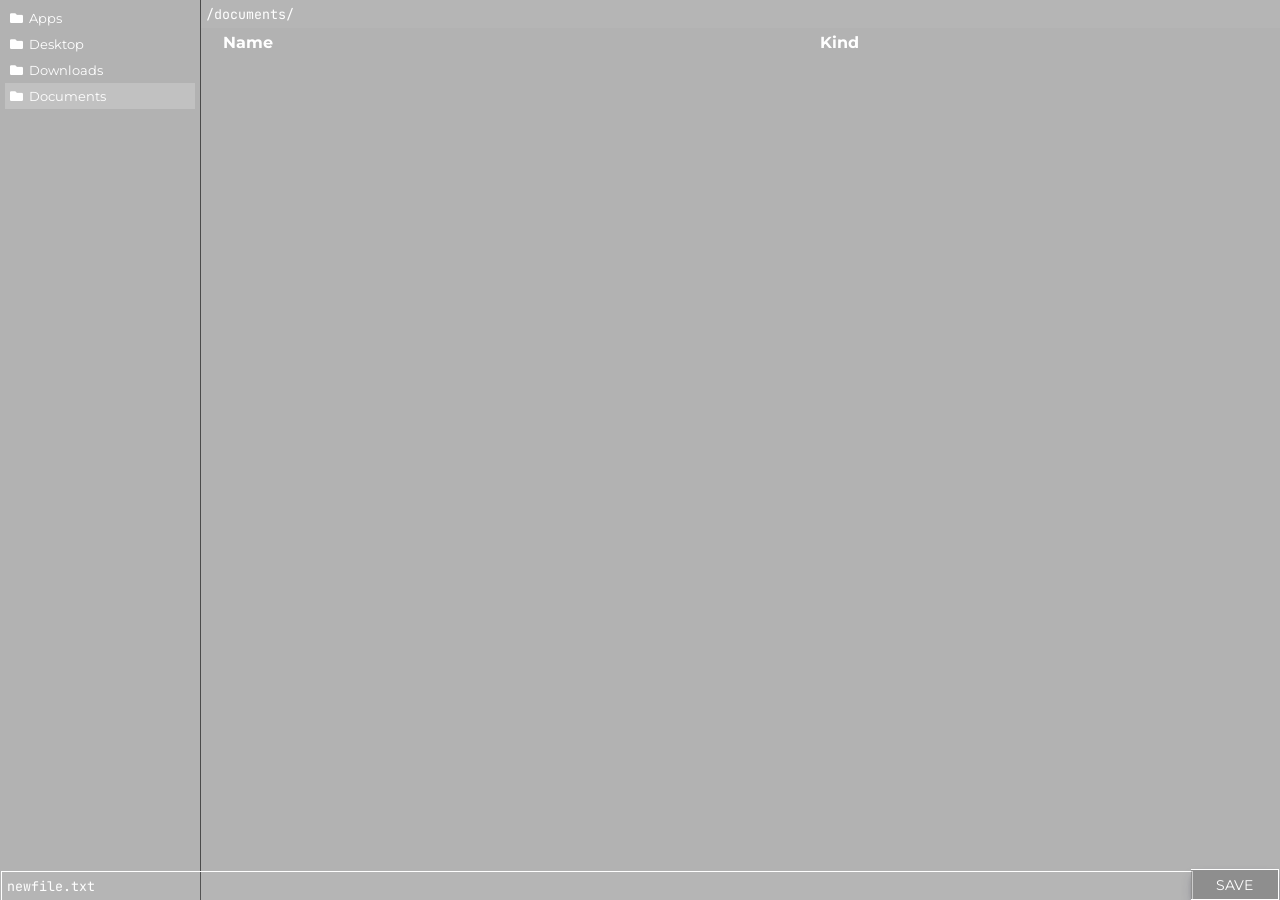
<file: apps/files/save.html>
<!DOCTYPE html>
<html>
	<head>
		<title>Settings</title>

		<link rel="stylesheet" href="https://cdnjs.cloudflare.com/ajax/libs/font-awesome/5.10.0/css/all.min.css" integrity="sha512-PgQMlq+nqFLV4ylk1gwUOgm6CtIIXkKwaIHp/PAIWHzig/lKZSEGKEysh0TCVbHJXCLN7WetD8TFecIky75ZfQ==" crossorigin="anonymous" referrerpolicy="no-referrer" />
		<link rel="stylesheet" href="../../main.css">
		<style>
			body {
				background-color: rgba(0, 0, 0, 0.3);
			}
			#sidebar {
				position: fixed;
				top: 0;
				left: 0;
				width: 20%;
				max-width: 200px;
				border-right: 0.5px solid #4a4a4a;
				height: 100%;
				padding-top: 0;
			}
			ul {
				padding: 0px;
				margin: 0;
			}
			ul, li {
				list-style: none;
				padding: 5px;
			}
			li {
				white-space: nowrap;
				overflow: hidden;
				text-overflow: ellipsis;
				font-size: 13px;
				cursor: pointer;
				transition: all 0.2s;
			}
			li:hover, li.active {
				background-color: rgba(255, 255, 255, 0.2);
			}
			input {
				background-color: rgba(0, 0, 0, 0);
				color: white;
				width: calc(100% - 8px);
				border: 0;
			}
			input:focus {
				outline: 0;
			}
			#main {
				position: fixed;
				width: max(80%, 100% - 200px);
				left: min(20%, 200px);
				right: 0;
				top: 0;
				height: 100%;
			}
			#main * {
				margin-left: 10px;
			}
			#main h5 {
				margin-top: -5px;
			}
			#main img {
				width: calc(50% - 20px);
				aspect-ratio: 677 / 379;
				border-radius: 5px;
				margin-bottom: 10px;
				cursor: pointer;
			}
			#main, #main > div {
				overflow-y: scroll;
			}

			img.selected {
				outline: 2px solid lightgreen;
			}
			#main > div {
				padding-bottom: 20px;
			}

			input {
				font-family: "Jetbrains Mono";
				background-color: rgba(255, 255, 255, 0.05);
				position: absolute;
				left: -9px;
				padding-top: 5px;
				padding-bottom: 5px;
				padding-left: 5px;
				padding-right: 5px;
				width: calc(100% - 10px);
			}

			#main > div {
				padding-top: 30px;
			}

			th {
				text-align: left;
			}

			table {
				width: 100%;
			}

			td {
				padding: 5px;
				transition: all 0.1s;
			}
			tr:hover td {
				background-color: rgba(255, 255, 255, 0.2);
				cursor: pointer;
			}

			#main td img {
				width: 20px;
				aspect-ratio: auto;
				display: inline-block;
				vertical-align: top;
				margin-right: 5px;
			}

			#main td input {
				margin-left: 80px;
				background-color: rgba(255, 255, 255, 0.5);
				width: 100px;
			}

			#saveInput {
				position: fixed;
				background-color: #242424;
				border: 0px;
				width: 100%;
				left: 10px;
				bottom: 29px;
			}
			#saveInput input {
				width: calc(100% - 100px);
				border: 1px solid white;
			}
			#saveInput button {
				width: 88px;
				padding-top: 5.5px;
				padding-bottom: 5px;
				position: absolute;
				right: 11px;
				bottom: -28.5px;
				border: 1px solid white;
				border-radius: 0;
				border-left: 0px;
			}
		</style>
	</head>
	<body>

		<div id="sidebar">
			<ul>
				<li data-path="/apps/"><i class="fas fa-folder"></i>&nbsp;&nbsp;Apps</li>
				<li data-path="/desktop/"><i class="fas fa-folder"></i>&nbsp;&nbsp;Desktop</li>
				<li data-path="/downloads/"><i class="fas fa-folder"></i>&nbsp;&nbsp;Downloads</li>
				<li data-path="/documents/" class="active"><i class="fas fa-folder"></i>&nbsp;&nbsp;Documents</li>
			</ul>
		</div>
		<div id="main">
			<input type="text" value="/documents/">
			<div data-path="/documents/">
				<table id="files">
					<tr>
						<th>Name</th>
						<th>Kind</th>
					</tr>
				</table>
			</div>
		</div>

		<div id="contextmenu" class="contextmenu">
			<ul>
				<li class="disabled">+<i class="fas fa-window-maximize"></i> Open</li>
				<li class="disabled">±<i class="fas fa-text-width"></i> Rename</li>
				<li>+<i class="fas fa-folder"></i> New Folder</li>
				<li>+<i class="fas fa-file"></i> New File</li>
				<li class="disabled">-<i class="fas fa-trash"></i> Trash</li>
			</ul>
		</div>

		<div id="saveInput">
			<input type="text" value="newfile.txt" id="fileVal">
			<button onclick="newFile();">SAVE</button>
		</div>

		<script src="../../scripts/file_storage.js"></script>
		<script>

			const types = {
				"text": "txt",
				"markdown": "md",
				"javascript": "js",
				"python": "py",
				"html": "html",
				"css": "css"
			};

			function newFile() {
		    	const val = document.querySelector("#fileVal").value;
	    		if (!top.preloadedFiles[document.querySelector("input").value.slice(0,-1).slice(1)]) {
	    			top.preloadedFiles[document.querySelector("input").value.slice(0,-1).slice(1)] = [];
	    		}
	    		top.preloadedFiles[document.querySelector("input").value.slice(0,-1).slice(1)].push(val);

	    		getFiles();
	    		top.reRenderDesktop();
				top.saveFileSystem();

	    		fsAddFile(document.querySelector("#fileVal").value, parent.editor.getValue());

	    		parent.toggleFade(parent.document.getElementById("save"));
			}

			if (location.href.includes("?load=")) {
				accepted = location.href.split("?load=")[1];
				if (types[accepted]) {
					document.querySelector("#fileVal").value = "newfile." + types[accepted];
				}
				else {
					document.querySelector("#fileVal").value = accepted;
				}
			}

			const kinds = {
				"app": "blepOS application",
				"txt": "Text file",
				"mp4": "MPEG-4 video",
				"png": "PNG image",
				"js": "JavaScript code",
				"py": "Python code",
				"html": "HTML file",
				"css": "CSS stylesheet",
				"md": "Markdown"
			};



			function getFiles() {

				const current_path = document.querySelector("input").value;

				const files = top.preloadedFiles[current_path.replace(/^\/+|\/+$/g, '')];
				document.getElementById("files").innerHTML = `<tr>
					<th>Name</th>
					<th>Kind</th>
				</tr>`;
				files.forEach((file, index) => {
					const kind = kinds[file.split(".").pop()] || "Folder";
					const ext = file.split(".").pop();
					const el = document.createElement("tr");
					el.innerHTML = `
						<td><img src="${top.getIcon(file)}"> ${file}</td>
						<td>${kind}</td>
					`;
					el.setAttribute("data-i", index);
					el.setAttribute("onclick", `top.launchApp('${ kind == "blepOS application" ? file.split(".")[0] : file}');`)
					document.getElementById("files").appendChild(el);
					if (kind == "Folder") {
						document.querySelector("tr[data-i='" + index + "']").addEventListener("click", () => {
							console.log("hi");
							document.querySelector("input").value += file += "/";
							getFiles();
						});
					}
					if (kind != "Folder" && !accepted.includes(ext)) {
						el.style.opacity = "0.5";
						el.removeAttribute("onclick");
					}
					else if (kind != "Folder") {
						el.removeAttribute("onclick");
						el.addEventListener("click", () => {

							var db = open.result;
						    var tx = db.transaction("mainStore", "readonly");
						    var store = tx.objectStore("mainStore");
						    var getVal = store.get(file);

						    getVal.onsuccess = function() {
						        parent.editor.setValue(getVal.result.data);
						        parent.toggleFade(parent.document.getElementById("open"));
						    };

						});
					}
				});

			}

			getFiles();

			document.querySelectorAll("ul > li:not(li:has(input), #contextmenu li)").forEach((el) => {
				el.addEventListener("click", () => {
					document.querySelectorAll("ul > li:not(li:has(input), #contextmenu li)").forEach((el) => {
						el.classList.remove("active");
					});
					el.classList.add("active");
					document.querySelector("input").value = el.getAttribute("data-path");
					getFiles();
				});
			});

			if (location.href.includes("?p=")) {
				const val = decodeURIComponent(location.href.split("?p=")[1]);
				document.querySelector(`[data-path="/${val.split("/")[1]}/"]`).click();
				document.querySelector("input").value = val;
				if (!document.querySelector("input").value.endsWith("/")) {
					document.querySelector("input").value += "/";
				}
				getFiles();
			}
		</script>
		<script src="../../scripts/ui_helper.js"></script>
	</body>
</html>
</file>
<file: main.css>
@import url('https://fonts.googleapis.com/css2?family=Cal+Sans&family=JetBrains+Mono:ital,wght@0,100..800;1,100..800&family=Montserrat:ital,wght@0,100..900;1,100..900&display=swap');

* {
	color: white;
}
body {
	background-color: black;
	font-family: Montserrat, sans-serif;
	user-select: none;
	transition: all 0.2s;
}

.destroy1 {
	transform: rotate(90deg) translate(50%, 50%);
}
.destroy2 {
	transform: rotate(180deg) translate(50%, 50%);
}
.destroy3 {
	transform: rotate(360deg) skew(50deg) translate(50%, 50%);
}

h1, h2, h3, h4, h5, h6 {
	font-family: "Cal Sans", sans-serif;
}
#startup, #login, #desktop {
	position: fixed;
	top: 0;
	left: 0;
	width: 100%;
	height: 100%;
	transition: all 0.2s;
	background-color: black;
}
#startup > div, #login > div {
	position: absolute;
	top: 50%;
	left: 50%;
	transform: translate(-50%, -50%);
	text-align: center;
}
#startup div {
	font-family: "Jetbrains Mono", sans-serif;
}
#startup div img {
	width: 100px;
	filter: grayscale(100%) contrast(150%);
}
#startup_loader {
	width: 250px;
	height: 20px;
	border: 1px solid white;
	position: relative;
	overflow: hidden;
	border-radius: 5px;
}
#startup_loader span {
	background-color: blue;
	position: absolute;
	top: 0;
	left: 0;
	width: 0%;
	height: 100%;
	transition: all 0.1s;
}

button {
	background-color: rgba(0, 0, 0, 0.2);
	border: 1px solid rgba(0, 0, 0, 0.1);
	border-radius: 5px;
	font-family: "Montserrat", sans-serif;
	padding: 8px;
	padding-left: 10px;
	padding-right: 10px;
	font-size: 14px;
	cursor: pointer;
	box-shadow: rgba(50, 50, 93, 0.25) 0px 6px 12px -2px, rgba(0, 0, 0, 0.3) 0px 3px 7px -3px;
}

#login {
	background-image: url(assets/img/bg.jpg);
	background-size: cover;
	background-position: center;
}
#login button {
	width: 100%;
	opacity: 0;
	transition: all 0.25s;
}
#login span {
	position: absolute;
	bottom: 8px;
	left: 50%;
	transform: translateX(-50%);
	pointer-events: none;
	opacity: 1;
	transition: all 0.25s;
}

#desktop {
	background-image: url(assets/img/bg5.jpg);
	background-size: cover;
	background-position: center;
	background-repeat: no-repeat;
	image-rendering: pixelated;
}

#toolbar {
	position: absolute;
	top: 0;
	left: 0;
	width: 100%;
	padding-left: 10px;
	padding-right: 10px;
	padding-top: 5px;
	padding-bottom: 5px;
	background-color: rgba(50, 50, 50, 0.15);
	box-shadow: rgba(50, 50, 93, 0.25) 0px 30px 60px -12px inset, rgba(0, 0, 0, 0.3) 0px 18px 36px -18px inset;
}
#toolbar * {
	margin: 0;
}

#toolbar div {
	position: absolute;
	right: 30px;
	top: 5px;
	text-align: right;
	font-size: 13.5px;
}

.contextmenu {
	position: fixed;
	top: 10px;
	left: 10px;
	background-color: rgba(0, 0, 0, 0.5);
	backdrop-filter: blur(50px);
	border-radius: 5px;
	border: 1px solid #4a4a4a;
	font-family: "JetBrains Mono";
	overflow: hidden;
	opacity: 0;
	display: none;
	transition: 0.2s opacity;
}
.contextmenu ul {
	margin: 0;
	padding: 0;
	list-style: none;
}
.contextmenu li {
	padding: 10px;
	border-bottom: 1px solid #4a4a4a;
}
.contextmenu li:nth-last-of-type(1) {
	border-bottom: 0px;
}
.contextmenu li:not(.disabled):hover {
	background-color: rgba(255, 255, 255, 0.2);
	cursor: pointer;
}
.contextmenu li.disabled, .contextmenu li.disabled * {
	color: rgba(255, 255, 255, 0.5);
}


#dock {
	position: absolute;
	bottom: 10px;
	left: 50%;
	transform: translateX(-50%);
	background-color: rgba(0, 0, 0, 0.25);
	border-radius: 20px;
	padding: 8px;
	padding-top: 10px;
	padding-bottom: 10px;
	backdrop-filter: blur(3px);
	text-align: center;
	overflow: hidden;
}
#app-launcher-menu {
	position: fixed;
	left: 50%;
	bottom: 88px;
	transform: translateX(-50%);
	box-sizing: border-box;
	width: min(560px, calc(100vw - 24px));
	max-height: min(70vh, 460px);
	overflow-y: auto;
	padding: 14px;
	background-color: rgba(12, 17, 22, 0.94);
	backdrop-filter: blur(18px);
	border: 1px solid rgba(255, 255, 255, 0.2);
	border-radius: 8px;
	box-shadow: 0 12px 36px rgba(0, 0, 0, 0.45);
	z-index: 40;
}
#app-launcher-menu section + section {
	margin-top: 16px;
}
#app-launcher-menu h3 {
	margin: 0 0 8px;
	font-size: 14px;
}
.app-launcher-grid {
	display: grid;
	grid-template-columns: repeat(auto-fit, minmax(92px, 1fr));
	gap: 8px;
}
.app-launcher-grid button {
	min-width: 0;
	min-height: 68px;
	display: flex;
	flex-direction: column;
	align-items: center;
	justify-content: center;
	gap: 7px;
	padding: 8px 4px;
	background-color: rgba(255, 255, 255, 0.07);
	border-color: rgba(255, 255, 255, 0.12);
}
.app-launcher-grid button:hover,
.app-launcher-grid button:focus-visible {
	background-color: rgba(255, 255, 255, 0.18);
}
.app-launcher-grid button i {
	font-size: 18px;
}
.app-launcher-grid button span {
	max-width: 100%;
	font-size: 11px;
	text-align: center;
	white-space: normal;
}
#non_pinned {
	display: inline-block;
	border-left: 1px solid rgba(255, 255, 255, 0.1);
	padding-left: 6px;
}
.app {
	padding: 15px;
	padding-left: 17px;
	padding-right: 17px;
	font-size: 18px;
	border-radius: 10px;
	margin-left: 2px;
	margin-right: 2px;
	width: 55px;
	text-align: center;
	position: relative;
	scale: 1;
	transition: all 0.25s;
}
.app:hover {
	scale: 1.1;
	transition: all 0.25s;
}

.app.black {
	background-color: rgba(0, 0, 0, 0.6);
}
.app.grey {
	background-color: rgba(50, 50, 50, 0.6);
}
.app.orange {
	background-color: rgba(255, 165, 0, 0.6);
}
.app.blue {
	background-color: rgba(0, 165, 200, 0.6);
}
.app.green {
	background-color: rgba(0, 200, 165, 0.6);
}
.app.red {
	background-color: rgba(200, 82, 82, 0.6);
}
#non_pinned .app:not(.active) {
	display: none;
}
#non_pinned:not(div:has(.app.active)) {
	display: none;
}


.app.active::after {
	content: "";
	position: absolute;
	bottom: -8px;
	left: 50%;
	transform: translateX(-50%);
	width: 5px;
	height: 5px;
	border-radius: 100%;
	background-color: rgba(255, 255, 255, 0.5);
}


#windows {
	position: absolute;
	top: 27px;
	left: 0;
	width: 100%;
	height: calc(100% - 111px);
}

.window {
	position: absolute;
	top: 100px;
	left: 100px;
	width: 300px;
	height: 300px;
	border-radius: 5px;
	background-color: rgba(0, 0, 0, 0.8);
	backdrop-filter: blur(5px);
	box-shadow: rgba(0, 0, 0, 0.12) 0px 1px 3px, rgba(0, 0, 0, 0.24) 0px 1px 2px;
	overflow: hidden;
	transition: opacity 0.25s;
	border: 0.5px solid #4a4a4a;
}
.window .tbar {
	position: absolute;
	background-color: rgba(0, 0, 0, 0.8);
	top: 0;
	left: 0;
	width: 100%;
	height: 20px;
	font-family: "Jetbrains Mono", monospace;
	font-size: 13px;
	cursor: grab;
	transition: 0.25s all;
	border-bottom: 0.5px solid #4a4a4a;
}
.window .tbar > span:nth-of-type(1) {
	position: absolute;
	top: 50%;
	transform: translateY(-50%);
	left: 5px;
	width: calc(100% - 5px - 80px);
}
.window .tbar > span:nth-of-type(2) {
	width: 80px;
	height: 100%;
	position: absolute;
	right: 5px;
	top: 50%;
	transform: translateY(-50%);
	text-align: right;
}
.window .tbar > span > span {
	vertical-align: middle;
	display: inline-block;
	width: 10px;
	height: 10px;
	border-radius: 100%;
	cursor: pointer;
}
.window .tbar > span > span:nth-of-type(3) {
	background-color: crimson;
	margin-left: 5px;
}
.window .tbar > span > span:nth-of-type(2) {
	background-color: orange;
	margin-left: 5px;
}
.window .tbar > span > span:nth-of-type(1) {
	background-color: lightgreen;
}
.window.fullscreen {
	width: 100% !important;
	height: calc(100% + 111px) !important;
	top: -27px !important;
	left: 0px !important;
	z-index: 50;
	border-radius: 0px;
	transition: 0.25s all;
}
.window.minimised {
	z-index: 0 !important;
	opacity: 0 !important;
}
.window:not(.win-front) .tbar {
	background-color: rgba(255, 255, 255, 0.1);
	filter: grayscale(80%);
}
.window {
	z-index: 24;
}
.window.win-front {
	z-index: 25;
}
.window iframe {
	position: absolute;
	width: 100%;
	height: 100%;
	background-color: transparent;
	border: 0;
	top: 21px;
}


#desktop_files {
	width: 100%;
	height: calc(100% - 112px);
	position: absolute;
	top: 27px;
	overflow: hidden;
}
#desktop_files table {
	width: 100%;
	height: 100%;
	table-layout: fixed;
    border-collapse: collapse;
    overflow: hidden;
}
#desktop_files table, #desktop_files td, #desktop_files tr, #desktop_files th {
	border: 0px solid black;
}
td {
	width: 50px;
	height: 50px;
}
td:hover {
	background-color: rgba(255, 255, 255, 0.2);
	cursor: pointer;
}


.d-icon {
	display: inline-block;
	width: 50px;
	height: 50px;
	overflow: hidden;
	text-align: center;
	position: absolute;
	cursor: grab;
    top: 0px;
}
.d-icon img {
	image-rendering: pixelated;
	height: 39px;
}
.d-icon span, .d-icon input {
	display: inline-block;
	font-size: 12px;
	position: absolute;
	bottom: -2px;
	left: 50%;
	transform: translateX(-50%);
	-webkit-text-stroke: 0.5px black;
	text-shadow: 0.5px black;
	font-weight: 800;
	width: calc(100% - 4px);
}
.d-icon input {
	color: black;
	font-weight: 400;
}
.d-icon span {
	white-space: nowrap;
	overflow: hidden;
	text-overflow: ellipsis;
}
</file>
